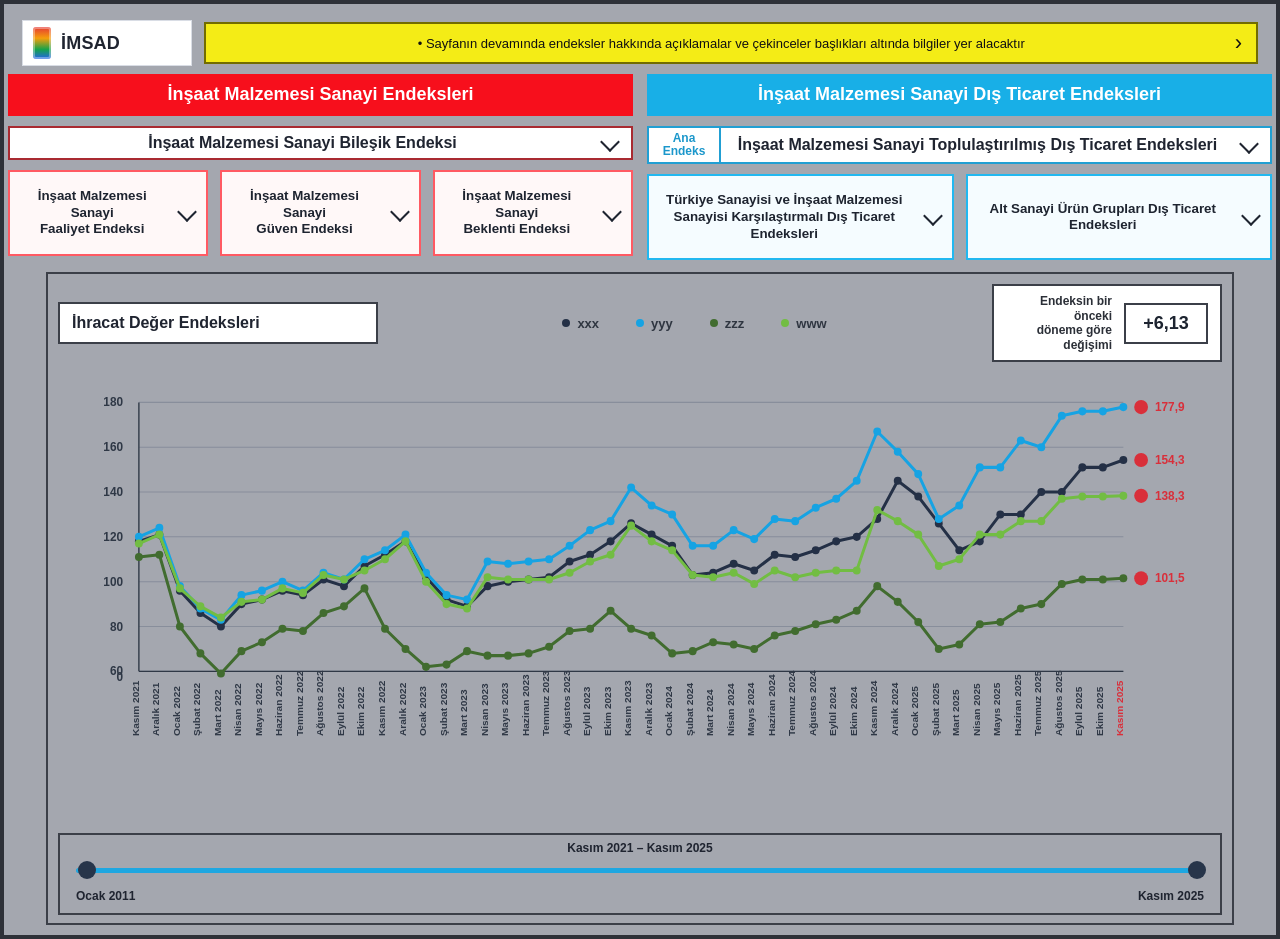
<file: imsad.html>
<!doctype html>
<html lang="tr">
  <head>
    <meta charset="UTF-8" />
    <meta name="viewport" content="width=device-width, initial-scale=1.0" />
    <title>İMSAD Endeks Sayfası Mockup</title>
    <style>
      :root {
        --page-bg: #8f929b;
        --panel-bg: #a4a7af;
        --card: #ffffff;
        --line: #3b3f48;
        --soft-line: #cad3de;
        --text: #1f2430;
        --muted: #545d6d;
        --red: #ff1e2d;
        --red-border: #ff5a63;
        --red-soft: #fff8f8;
        --blue: #17aee7;
        --blue-border: #22b8f0;
        --blue-soft: #f5fcff;
        --yellow: #f4ec16;
      }

      * {
        box-sizing: border-box;
      }

      body {
        margin: 0;
        font-family: Arial, Helvetica, sans-serif;
        color: var(--text);
        background: #1f2024;
      }

      .page {
        max-width: 1320px;
        margin: 0 auto;
        padding: 0;
      }

      .shell {
        background: var(--panel-bg);
        border: 4px solid #2e3138;
        border-radius: 0;
        box-shadow: none;
        padding: 0 0 10px;
        overflow: visible;
      }

      .topbar {
        display: grid;
        grid-template-columns: 170px 1fr;
        gap: 12px;
        align-items: center;
        padding: 16px 18px 8px;
        margin-bottom: 0;
      }

      .brand {
        display: flex;
        align-items: center;
        gap: 10px;
        padding: 6px 10px;
        min-height: 44px;
        background: #fff;
        border: 1px solid #d9dde5;
        border-radius: 0;
      }

      .brand-badge {
        width: 18px;
        height: 32px;
        border-radius: 3px;
        background: linear-gradient(
          180deg,
          #e53935 0%,
          #f59e0b 35%,
          #16a34a 70%,
          #2563eb 100%
        );
        box-shadow: inset 0 0 0 2px rgba(255, 255, 255, 0.35);
      }

      .brand h1 {
        margin: 0;
        font-size: 18px;
        letter-spacing: 0.2px;
        font-weight: 800;
      }

      .info-bar {
        display: flex;
        align-items: center;
        justify-content: space-between;
        gap: 12px;
        min-height: 42px;
        background: var(--yellow);
        border: 2px solid #726c00;
        border-radius: 0;
        padding: 5px 14px;
        font-size: 13px;
        font-weight: 400;
        color: #111;
      }

      .info-bar .info-text {
        overflow: hidden;
        white-space: nowrap;
        text-overflow: ellipsis;
        text-align: center;
        width: 100%;
      }

      .board {
        display: grid;
        grid-template-columns: 1fr 1fr;
        gap: 14px;
        padding: 0 4px;
        margin-bottom: 12px;
        position: relative;
        z-index: 5;
      }

      .panel {
        background: transparent;
        border: 0;
        border-radius: 0;
        overflow: visible;
        box-shadow: none;
        min-width: 0;
      }

      .panel-header {
        padding: 10px 12px;
        color: #fff;
        font-size: 18px;
        line-height: 1.2;
        font-weight: 800;
        letter-spacing: 0;
        border-radius: 0;
        text-align: center;
        min-height: 42px;
      }

      .panel-header.red {
        background: #f70f1c;
      }

      .panel-header.blue {
        background: #18afe7;
      }

      .panel-body {
        padding: 10px 0 0;
        overflow: visible;
      }

      .main-select-row {
        margin-bottom: 10px;
      }

      .split-select-row {
        display: grid;
        grid-template-columns: 72px minmax(0, 1fr);
        gap: 0;
        align-items: stretch;
      }

      .mini-badge {
        border: 2px solid #219fd3;
        border-right: 0;
        background: #ffffff;
        color: #1b97cb;
        font-size: 12px;
        font-weight: 800;
        display: flex;
        align-items: center;
        justify-content: center;
        text-align: center;
        line-height: 1.1;
        min-height: 34px;
        padding: 4px 6px;
      }

      .select-box,
      .menu-title,
      .menu-item,
      .metric-box,
      .graph-title {
        border: 2px solid var(--line);
        border-radius: 0;
        background: #fff;
        box-shadow: none;
      }

      .select-box {
        display: flex;
        align-items: center;
        justify-content: center;
        gap: 12px;
        min-height: 34px;
        padding: 6px 12px;
        font-size: 16px;
        font-weight: 700;
        position: relative;
        text-align: center;
      }

      .select-box span:first-child {
        flex: 1;
        min-width: 0;
      }

      .select-box.red-theme {
        border-color: #a92a31;
      }

      .select-box.blue-theme {
        border-color: #219fd3;
      }

      .chev {
        width: 14px;
        height: 14px;
        border-right: 2px solid currentColor;
        border-bottom: 2px solid currentColor;
        transform: rotate(45deg);
        margin-top: -4px;
        flex: 0 0 auto;
        opacity: 1;
      }

      .left-grid {
        display: grid;
        grid-template-columns: repeat(3, minmax(0, 1fr));
        gap: 12px;
        align-items: start;
      }

      .right-grid {
        display: grid;
        grid-template-columns: minmax(0, 1fr) minmax(0, 1fr);
        gap: 12px;
        align-items: start;
      }

      .dropdown-card {
        position: relative;
        z-index: 2;
        min-width: 0;
      }

      .dropdown-card.open {
        z-index: 50;
      }

      .menu-title {
        padding: 8px 10px;
        min-height: 86px;
        display: flex;
        align-items: center;
        justify-content: space-between;
        gap: 8px;
        font-weight: 700;
        text-align: center;
        cursor: pointer;
        color: #1e2430;
        width: 100%;
      }

      .dropdown-card.red .menu-title {
        background: var(--red-soft);
        border-color: var(--red-border);
      }

      .dropdown-card.blue .menu-title {
        background: var(--blue-soft);
        border-color: var(--blue-border);
      }

      .menu-title span:first-child {
        flex: 1;
        line-height: 1.25;
        word-break: break-word;
      }

      .menu-title .chev,
      .select-box .chev {
        display: inline-block;
        flex: 0 0 14px;
        width: 14px;
        height: 14px;
        min-width: 14px;
        min-height: 14px;
        margin: 0 2px 0 8px;
        position: relative;
        top: -1px;
      }

      .dropdown-menu {
        display: none;
        position: absolute;
        top: calc(100% - 2px);
        left: 0;
        right: 0;
        z-index: 60;
        background: #fff;
        border: 2px solid var(--line);
        border-top: 0;
        border-radius: 0;
        box-shadow: none;
        overflow-x: hidden;
        overflow-y: auto;
        scrollbar-width: thin;
        scrollbar-color: #7f8da3 #eef3f8;
      }

      .dropdown-menu::-webkit-scrollbar {
        width: 10px;
      }

      .dropdown-menu::-webkit-scrollbar-track {
        background: #eef3f8;
      }

      .dropdown-menu::-webkit-scrollbar-thumb {
        background: #7f8da3;
        border: 2px solid #eef3f8;
      }

      .menu-faaliyet .dropdown-menu {
        width: calc(100% + 6px);
        max-height: 338px;
        left: 0;
        right: auto;
      }

      .menu-guven .dropdown-menu {
        width: calc(100% + 4px);
        max-height: 286px;
        left: 0;
        right: auto;
      }

      .menu-beklenti .dropdown-menu {
        width: calc(100% + 8px);
        max-height: 392px;
        left: 0;
        right: auto;
      }

      .menu-karsilastirma .dropdown-menu {
        width: calc(100% + 8px);
        max-height: 176px;
        left: -2px;
        right: auto;
        z-index: 80;
      }

      .menu-alt-sanayi .dropdown-menu {
        width: calc(100% + 18px);
        max-height: 372px;
        left: -2px;
        right: auto;
        z-index: 90;
      }

      .dropdown-card.open .dropdown-menu {
        display: block;
      }

      .dropdown-card.open .chev {
        transform: rotate(-135deg);
        margin: 0 2px 0 8px;
        top: 1px;
      }

      .menu-item {
        border: 0;
        border-bottom: 1px solid #dfe4eb;
        border-radius: 0;
        padding: 12px 14px;
        background: #fff;
        width: 100%;
        min-height: 42px;
        text-align: center;
        font-size: 14px;
        font-weight: 700;
        line-height: 1.2;
        cursor: pointer;
        transition: none;
        display: flex;
        align-items: center;
        justify-content: center;
      }

      .menu-item:hover {
        background: #fff;
      }

      .dropdown-card.red .menu-item.active {
        background: #fff6f6;
        color: #b42318;
      }

      .dropdown-card.blue .menu-item.active {
        background: #f3fbff;
        color: #0369a1;
      }

      .menu-item:last-child {
        border-bottom: 0;
      }

      .sub-table {
        display: none;
        width: 100%;
        margin-top: 8px;
        border: 2px solid #24aee7;
        border-radius: 0;
        overflow: hidden;
        background: #fff;
      }

      .dropdown-card.open + .sub-table {
        display: none;
      }

      .dropdown-card.show-linked-table:not(.open) + .sub-table {
        display: block;
      }

      .menu-karsilastirma.show-linked-table:not(.open) + .sub-table {
        width: 112%;
        margin-left: -6%;
      }

      .menu-alt-sanayi.show-linked-table:not(.open) + .sub-table {
        width: 128%;
        margin-left: -14%;
      }

      .sub-table table {
        width: 100%;
        border-collapse: collapse;
        table-layout: fixed;
      }

      .sub-table th,
      .sub-table td {
        border: 1px solid #24aee7;
        padding: 8px 6px;
        text-align: center;
        font-size: 13px;
        font-weight: 700;
        background: #fff;
        word-break: break-word;
      }

      .sub-table th {
        background: #fbfeff;
        font-size: 14px;
      }

      .chart-card {
        background: transparent;
        border: 2px solid var(--line);
        border-radius: 0;
        box-shadow: none;
        padding: 10px 10px 8px;
        margin: 0 42px 0;
      }

      .chart-top {
        display: grid;
        grid-template-columns: 320px 1fr 230px;
        gap: 14px;
        align-items: center;
        margin-bottom: 6px;
      }

      .graph-title {
        min-height: 42px;
        display: flex;
        align-items: center;
        padding: 0 12px;
        font-size: 16px;
        font-weight: 800;
        border-color: var(--line);
      }

      .metric-box {
        min-height: 54px;
        padding: 8px 12px;
        display: flex;
        align-items: center;
        justify-content: space-between;
        gap: 12px;
        border-color: var(--line);
      }

      .metric-box small {
        display: block;
        color: #2b2f37;
        font-size: 12px;
        line-height: 1.2;
        font-weight: 700;
        text-align: right;
      }

      .metric-value {
        font-size: 18px;
        font-weight: 800;
        border: 2px solid var(--line);
        border-radius: 0;
        min-width: 84px;
        text-align: center;
        padding: 8px 10px;
        background: #fff;
        color: #1d2430;
      }

      .legend {
        display: flex;
        align-items: center;
        justify-content: center;
        gap: 18px;
        padding-top: 0;
        font-size: 13px;
        color: #2f3641;
        font-weight: 700;
      }

      .legend-item {
        display: inline-flex;
        align-items: center;
        gap: 8px;
      }

      .legend-line {
        width: 26px;
        height: 2px;
        border-radius: 999px;
        position: relative;
      }

      .legend-line::after {
        content: "";
        position: absolute;
        width: 8px;
        height: 8px;
        border-radius: 50%;
        right: -1px;
        top: -3px;
        background: currentColor;
      }

      .legend-dark {
        color: #243046;
      }
      .legend-sky {
        color: #16a3e3;
      }
      .legend-green {
        color: #416c2f;
      }
      .legend-lime {
        color: #72bd43;
      }

      .chart-area {
        border: 0;
        border-radius: 0;
        padding: 0;
        background: transparent;
        overflow: hidden;
      }

      .chart-svg {
        width: 100%;
        height: 455px;
        display: block;
        overflow: visible;
      }

      .range-wrap {
        margin-top: 10px;
        border: 2px solid var(--line);
        border-radius: 0;
        padding: 6px 16px 10px;
        background: transparent;
      }

      .range-title {
        text-align: center;
        font-size: 12px;
        font-weight: 700;
        color: #1f2430;
        margin-bottom: 4px;
      }

      .dual-range {
        position: relative;
        height: 26px;
        margin-bottom: 4px;
      }

      .range-track,
      .range-fill {
        position: absolute;
        left: 0;
        right: 0;
        top: 9px;
        height: 5px;
        border-radius: 999px;
      }

      .range-track {
        background: #d5dde8;
        border: 1px solid #79889b;
      }

      .range-fill {
        background: #1ea7e1;
        left: var(--range-start, 0%);
        right: calc(100% - var(--range-end, 100%));
      }

      .dual-range input[type="range"] {
        position: absolute;
        left: 0;
        top: 0;
        width: 100%;
        pointer-events: none;
        background: none;
        appearance: none;
        -webkit-appearance: none;
      }

      .dual-range input[type="range"]::-webkit-slider-thumb {
        pointer-events: auto;
        -webkit-appearance: none;
        width: 18px;
        height: 18px;
        border: 0;
        background: #27354a;
        border-radius: 50%;
        box-shadow: none;
        cursor: pointer;
      }

      .dual-range input[type="range"]::-moz-range-thumb {
        pointer-events: auto;
        width: 18px;
        height: 18px;
        border: 0;
        background: #27354a;
        border-radius: 50%;
        box-shadow: none;
        cursor: pointer;
      }

      .dual-range input[type="range"]::-webkit-slider-runnable-track,
      .dual-range input[type="range"]::-moz-range-track {
        background: transparent;
        height: 5px;
      }

      .range-labels {
        display: flex;
        justify-content: space-between;
        font-size: 12px;
        color: #1f2430;
        font-weight: 700;
      }

      @media (max-width: 1200px) {
        .board {
          grid-template-columns: 1fr;
        }

        .left-grid,
        .right-grid {
          grid-template-columns: 1fr;
        }

        .chart-top {
          grid-template-columns: 1fr;
        }

        .chart-card {
          margin: 0 10px;
        }
      }

      @media (max-width: 768px) {
        .topbar {
          grid-template-columns: 1fr;
          padding: 12px 10px 8px;
        }

        .page {
          padding: 0;
        }

        .shell {
          border-width: 2px;
        }

        .chart-svg {
          height: 340px;
        }
      }
    </style>
  </head>
  <body>
    <div class="page">
      <div class="shell">
        <div class="topbar">
          <div class="brand">
            <div class="brand-badge" aria-hidden="true"></div>
            <h1>İMSAD</h1>
          </div>
          <div class="info-bar">
            <div class="info-text">
              • Sayfanın devamında endeksler hakkında açıklamalar ve çekinceler
              başlıkları altında bilgiler yer alacaktır
            </div>
            <div style="font-size: 22px; line-height: 1">›</div>
          </div>
        </div>

        <div class="board">
          <section class="panel">
            <div class="panel-header red">
              İnşaat Malzemesi Sanayi Endeksleri
            </div>
            <div class="panel-body">
              <div class="main-select-row">
                <div class="select-box red-theme">
                  <span>İnşaat Malzemesi Sanayi Bileşik Endeksi</span>
                  <span class="chev"></span>
                </div>
              </div>

              <div class="left-grid">
                <div
                  class="dropdown-card red menu-faaliyet"
                  data-group="left-filters"
                >
                  <button class="menu-title" type="button">
                    <span>İnşaat Malzemesi Sanayi<br />Faaliyet Endeksi</span>
                    <span class="chev"></span>
                  </button>
                  <div class="dropdown-menu">
                    <button class="menu-item active" type="button">
                      Yurt İçi Satış Endeksi
                    </button>
                    <button class="menu-item" type="button">
                      Üretim Endeksi
                    </button>
                    <button class="menu-item" type="button">
                      İhracat Endeksi
                    </button>
                    <button class="menu-item" type="button">
                      Ciro Endeksi
                    </button>
                    <button class="menu-item" type="button">
                      Tahsilat Hızı Endeksi
                    </button>
                    <button class="menu-item" type="button">
                      Yurt Dışı Satış Fiyatları Endeksi
                    </button>
                  </div>
                </div>

                <div
                  class="dropdown-card red menu-guven"
                  data-group="left-filters"
                >
                  <button class="menu-title" type="button">
                    <span>İnşaat Malzemesi Sanayi<br />Güven Endeksi</span>
                    <span class="chev"></span>
                  </button>
                  <div class="dropdown-menu">
                    <button class="menu-item" type="button">
                      Türkiye Ekonomisi Genel Gidişat Endeksi
                    </button>
                    <button class="menu-item" type="button">
                      İnşaat Sektörü Genel Gidişat Endeksi
                    </button>
                    <button class="menu-item" type="button">
                      İnşaat Malzemeleri Sanayi Genel Gidişat Endeksi
                    </button>
                    <button class="menu-item" type="button">
                      Yurt İçi Pazarlar Genel Gidişat Endeksi
                    </button>
                    <button class="menu-item" type="button">
                      İhracat Pazarları Genel Gidişat Endeksi
                    </button>
                  </div>
                </div>

                <div
                  class="dropdown-card red menu-beklenti"
                  data-group="left-filters"
                >
                  <button class="menu-title" type="button">
                    <span>İnşaat Malzemesi Sanayi<br />Beklenti Endeksi</span>
                    <span class="chev"></span>
                  </button>
                  <div class="dropdown-menu">
                    <button class="menu-item" type="button">
                      Türkiye Ekonomisine İlişkin 3 Aylık Beklenti Endeksi
                    </button>
                    <button class="menu-item" type="button">
                      İnşaat Malzemesi Sanayine İlişkin 3 Aylık Beklenti Endeksi
                    </button>
                    <button class="menu-item" type="button">
                      Önümüzdeki 3 Aya İlişkin Alınan Yurt İçi Siparişler
                      Endeksi
                    </button>
                    <button class="menu-item" type="button">
                      Önümüzdeki 3 Aya İlişkin Alınan İhracat Siparişleri
                      Endeksi
                    </button>
                    <button class="menu-item" type="button">
                      Önümüzdeki 3 Aya İlişkin Üretim Beklentisi Endeksi
                    </button>
                    <button class="menu-item" type="button">
                      Önümüzdeki 3 Aya İlişkin Yatırım Beklentisi Endeksi
                    </button>
                    <button class="menu-item" type="button">
                      Önümüzdeki 3 Aya İlişkin İstihdam Beklentisi Endeksi
                    </button>
                  </div>
                </div>
              </div>
            </div>
          </section>

          <section class="panel">
            <div class="panel-header blue">
              İnşaat Malzemesi Sanayi Dış Ticaret Endeksleri
            </div>
            <div class="panel-body">
              <div class="main-select-row split-select-row">
                <div class="mini-badge">Ana<br />Endeks</div>
                <div class="select-box blue-theme">
                  <span
                    >İnşaat Malzemesi Sanayi Toplulaştırılmış Dış Ticaret
                    Endeksleri</span
                  >
                  <span class="chev"></span>
                </div>
              </div>

              <div class="right-grid">
                <div>
                  <div
                    class="dropdown-card blue menu-karsilastirma"
                    data-group="right-filters"
                  >
                    <button class="menu-title" type="button">
                      <span
                        >Türkiye Sanayisi ve İnşaat Malzemesi Sanayisi
                        Karşılaştırmalı Dış Ticaret Endeksleri</span
                      >
                      <span class="chev"></span>
                    </button>
                    <div class="dropdown-menu">
                      <button class="menu-item" type="button">
                        Miktar Endeksleri
                      </button>
                      <button class="menu-item" type="button">
                        Değer Endeksleri
                      </button>
                      <button class="menu-item" type="button">
                        Birim Değer Endeksleri
                      </button>
                    </div>
                  </div>

                  <div class="sub-table">
                    <table>
                      <thead>
                        <tr>
                          <th>Miktar Endeksleri</th>
                          <th>Değer Endeksleri</th>
                          <th>Birim Değer Endeksleri</th>
                        </tr>
                      </thead>
                      <tbody>
                        <tr>
                          <td>İhracat</td>
                          <td>İhracat</td>
                          <td>İhracat</td>
                        </tr>
                      </tbody>
                    </table>
                  </div>
                </div>

                <div>
                  <div
                    class="dropdown-card blue menu-alt-sanayi"
                    data-group="right-filters"
                  >
                    <button class="menu-title" type="button">
                      <span
                        >Alt Sanayi Ürün Grupları Dış Ticaret Endeksleri</span
                      >
                      <span class="chev"></span>
                    </button>
                    <div class="dropdown-menu">
                      <button class="menu-item active" type="button">
                        Demir Çelik Ürünleri
                      </button>
                      <button class="menu-item" type="button">
                        Mineral, Taş ve Toprak Ürünleri
                      </button>
                      <button class="menu-item" type="button">
                        Elektrik Malzemesi ve Teçhizatları
                      </button>
                      <button class="menu-item" type="button">
                        Metal Bazlı Ürünler
                      </button>
                      <button class="menu-item" type="button">
                        Kimyasal Bazlı Ürünler
                      </button>
                      <button class="menu-item" type="button">
                        Ağaç ve Ahşap Ürünleri
                      </button>
                      <button class="menu-item" type="button">
                        Yalıtım Ürünleri
                      </button>
                      <button class="menu-item" type="button">
                        Prefabrik Yapılar
                      </button>
                    </div>
                  </div>

                  <div class="sub-table">
                    <table>
                      <thead>
                        <tr>
                          <th>Miktar Endeksleri</th>
                          <th>Değer Endeksleri</th>
                          <th>Birim Değer Endeksleri</th>
                        </tr>
                      </thead>
                      <tbody>
                        <tr>
                          <td>Demir Çelik Ürünleri</td>
                          <td>xxx</td>
                          <td>xxx</td>
                        </tr>
                        <tr>
                          <td>Mineral, Taş ve Toprak Ürünleri</td>
                          <td>xxx</td>
                          <td>xxx</td>
                        </tr>
                        <tr>
                          <td>Elektrik Malzemesi ve Teçhizatları</td>
                          <td>xxx</td>
                          <td>xxx</td>
                        </tr>
                        <tr>
                          <td>Metal Bazlı Ürünler</td>
                          <td>xxx</td>
                          <td>xxx</td>
                        </tr>
                        <tr>
                          <td>Kimyasal Bazlı Ürünler</td>
                          <td>xxx</td>
                          <td>xxx</td>
                        </tr>
                        <tr>
                          <td>Ağaç ve Ahşap Ürünleri</td>
                          <td>xxx</td>
                          <td>xxx</td>
                        </tr>
                        <tr>
                          <td>Yalıtım Ürünleri</td>
                          <td>xxx</td>
                          <td>xxx</td>
                        </tr>
                        <tr>
                          <td>Prefabrik Yapılar</td>
                          <td>xxx</td>
                          <td>xxx</td>
                        </tr>
                      </tbody>
                    </table>
                  </div>
                </div>
              </div>
            </div>
          </section>
        </div>

        <section class="chart-card">
          <div class="chart-top">
            <div class="graph-title">İhracat Değer Endeksleri</div>
            <div class="legend">
              <span class="legend-item"
                ><span class="legend-line legend-dark"></span>xxx</span
              >
              <span class="legend-item"
                ><span class="legend-line legend-sky"></span>yyy</span
              >
              <span class="legend-item"
                ><span class="legend-line legend-green"></span>zzz</span
              >
              <span class="legend-item"
                ><span class="legend-line legend-lime"></span>www</span
              >
            </div>
            <div class="metric-box">
              <small>Endeksin bir önceki<br />döneme göre değişimi</small>
              <div class="metric-value">+6,13</div>
            </div>
          </div>

          <div class="chart-area">
            <svg
              class="chart-svg"
              id="chartSvg"
              viewBox="0 0 1180 450"
              preserveAspectRatio="none"
              aria-label="Endeks grafiği"
            ></svg>
          </div>

          <div class="range-wrap" id="rangeWrap">
            <div class="range-title" id="rangeTitle">
              2021 Kasım – 2025 Kasım
            </div>
            <div class="dual-range">
              <div class="range-track"></div>
              <div class="range-fill" id="rangeFill"></div>
              <input type="range" id="startRange" min="0" max="48" value="0" />
              <input type="range" id="endRange" min="0" max="48" value="48" />
            </div>
            <div class="range-labels">
              <span id="startLabel">Ocak 2011</span>
              <span id="endLabel">Kasım 2025</span>
            </div>
          </div>
        </section>
      </div>
    </div>

    <script>
      const monthLabels = [
        "Kasım 2021",
        "Aralık 2021",
        "Ocak 2022",
        "Şubat 2022",
        "Mart 2022",
        "Nisan 2022",
        "Mayıs 2022",
        "Haziran 2022",
        "Temmuz 2022",
        "Ağustos 2022",
        "Eylül 2022",
        "Ekim 2022",
        "Kasım 2022",
        "Aralık 2022",
        "Ocak 2023",
        "Şubat 2023",
        "Mart 2023",
        "Nisan 2023",
        "Mayıs 2023",
        "Haziran 2023",
        "Temmuz 2023",
        "Ağustos 2023",
        "Eylül 2023",
        "Ekim 2023",
        "Kasım 2023",
        "Aralık 2023",
        "Ocak 2024",
        "Şubat 2024",
        "Mart 2024",
        "Nisan 2024",
        "Mayıs 2024",
        "Haziran 2024",
        "Temmuz 2024",
        "Ağustos 2024",
        "Eylül 2024",
        "Ekim 2024",
        "Kasım 2024",
        "Aralık 2024",
        "Ocak 2025",
        "Şubat 2025",
        "Mart 2025",
        "Nisan 2025",
        "Mayıs 2025",
        "Haziran 2025",
        "Temmuz 2025",
        "Ağustos 2025",
        "Eylül 2025",
        "Ekim 2025",
        "Kasım 2025",
      ];

      const series = {
        xxx: [
          118, 121, 96, 86, 80, 90, 92, 96, 94, 101, 98, 107, 112, 118, 102, 92,
          89, 98, 100, 101, 102, 109, 112, 118, 126, 121, 116, 103, 104, 108,
          105, 112, 111, 114, 118, 120, 128, 145, 138, 126, 114, 118, 130, 130,
          140, 140, 151, 151, 154.3,
        ],
        yyy: [
          120, 124, 98, 88, 83, 94, 96, 100, 96, 104, 101, 110, 114, 121, 104,
          94, 92, 109, 108, 109, 110, 116, 123, 127, 142, 134, 130, 116, 116,
          123, 119, 128, 127, 133, 137, 145, 167, 158, 148, 128, 134, 151, 151,
          163, 160, 174, 176, 176, 177.9,
        ],
        zzz: [
          111, 112, 80, 68, 59, 69, 73, 79, 78, 86, 89, 97, 79, 70, 62, 63, 69,
          67, 67, 68, 71, 78, 79, 87, 79, 76, 68, 69, 73, 72, 70, 76, 78, 81,
          83, 87, 98, 91, 82, 70, 72, 81, 82, 88, 90, 99, 101, 101, 101.5,
        ],
        www: [
          117, 121, 97, 89, 84, 91, 92, 97, 95, 103, 101, 105, 110, 118, 100,
          90, 88, 102, 101, 101, 101, 104, 109, 112, 125, 118, 114, 103, 102,
          104, 99, 105, 102, 104, 105, 105, 132, 127, 121, 107, 110, 121, 121,
          127, 127, 137, 138, 138, 138.3,
        ],
      };

      const colors = {
        xxx: "#243046",
        yyy: "#16a3e3",
        zzz: "#416c2f",
        www: "#72bd43",
      };

      const valueOrder = ["yyy", "xxx", "www", "zzz"];
      const chartSvg = document.getElementById("chartSvg");
      const startRange = document.getElementById("startRange");
      const endRange = document.getElementById("endRange");
      const rangeFill = document.getElementById("rangeFill");
      const rangeTitle = document.getElementById("rangeTitle");
      const startLabel = document.getElementById("startLabel");
      const endLabel = document.getElementById("endLabel");
      const ns = "http://www.w3.org/2000/svg";

      startRange.max = monthLabels.length - 1;
      endRange.max = monthLabels.length - 1;
      startRange.value = 0;
      endRange.value = monthLabels.length - 1;

      function clampRanges() {
        const minGap = 6;
        let start = Number(startRange.value);
        let end = Number(endRange.value);

        if (end - start < minGap) {
          if (document.activeElement === startRange) {
            start = Math.max(0, end - minGap);
            startRange.value = start;
          } else {
            end = Math.min(monthLabels.length - 1, start + minGap);
            endRange.value = end;
          }
        }
      }

      function svgNode(name, attrs = {}, text = "") {
        const el = document.createElementNS(ns, name);
        Object.entries(attrs).forEach(([key, value]) =>
          el.setAttribute(key, value),
        );
        if (text) el.textContent = text;
        return el;
      }

      function getY(value, minY, maxY, plotTop, plotHeight) {
        return (
          plotTop + plotHeight - ((value - minY) / (maxY - minY)) * plotHeight
        );
      }

      function getPath(
        values,
        plotLeft,
        plotTop,
        plotWidth,
        plotHeight,
        minY,
        maxY,
      ) {
        const stepX = values.length > 1 ? plotWidth / (values.length - 1) : 0;
        return values
          .map((v, i) => {
            const x = plotLeft + i * stepX;
            const y = getY(v, minY, maxY, plotTop, plotHeight);
            return `${i === 0 ? "M" : "L"} ${x.toFixed(2)} ${y.toFixed(2)}`;
          })
          .join(" ");
      }

      function renderChart() {
        clampRanges();

        const start = Number(startRange.value);
        const end = Number(endRange.value);
        const labels = monthLabels.slice(start, end + 1);
        const W = 1180;
        const H = 450;
        const plotLeft = 82;
        const plotRight = 1080;
        const plotTop = 34;
        const plotBottom = 300;
        const plotWidth = plotRight - plotLeft;
        const plotHeight = plotBottom - plotTop;
        const minY = 60;
        const maxY = 180;
        const yTicks = [60, 80, 100, 120, 140, 160, 180];
        const stepX = labels.length > 1 ? plotWidth / (labels.length - 1) : 0;

        chartSvg.innerHTML = "";

        yTicks.forEach((tick) => {
          const y = getY(tick, minY, maxY, plotTop, plotHeight);
          chartSvg.appendChild(
            svgNode("line", {
              x1: plotLeft,
              y1: y,
              x2: plotRight,
              y2: y,
              stroke: "rgba(62, 78, 104, 0.28)",
              "stroke-width": "1",
            }),
          );

          const label = svgNode(
            "text",
            {
              x: plotLeft - 16,
              y: y + 4,
              fill: "#2f3846",
              "font-size": "12",
              "font-weight": "700",
              "text-anchor": "end",
            },
            String(tick),
          );
          chartSvg.appendChild(label);
        });

        chartSvg.appendChild(
          svgNode(
            "text",
            {
              x: plotLeft - 16,
              y: plotBottom + 10,
              fill: "#2f3846",
              "font-size": "12",
              "font-weight": "700",
              "text-anchor": "end",
            },
            "0",
          ),
        );

        chartSvg.appendChild(
          svgNode("line", {
            x1: plotLeft,
            y1: plotBottom,
            x2: plotRight,
            y2: plotBottom,
            stroke: "#2f3846",
            "stroke-width": "1.4",
          }),
        );

        chartSvg.appendChild(
          svgNode("line", {
            x1: plotLeft,
            y1: plotTop,
            x2: plotLeft,
            y2: plotBottom,
            stroke: "#2f3846",
            "stroke-width": "1.4",
          }),
        );

        Object.entries(series).forEach(([key, values]) => {
          const current = values.slice(start, end + 1);
          const path = svgNode("path", {
            d: getPath(
              current,
              plotLeft,
              plotTop,
              plotWidth,
              plotHeight,
              minY,
              maxY,
            ),
            fill: "none",
            stroke: colors[key],
            "stroke-width": "3",
            "stroke-linecap": "round",
            "stroke-linejoin": "round",
          });
          chartSvg.appendChild(path);

          current.forEach((value, idx) => {
            const x = plotLeft + idx * stepX;
            const y = getY(value, minY, maxY, plotTop, plotHeight);
            chartSvg.appendChild(
              svgNode("circle", {
                cx: x,
                cy: y,
                r: 4,
                fill: colors[key],
              }),
            );
          });
        });

        labels.forEach((label, idx) => {
          const x = plotLeft + idx * stepX;
          const y = plotBottom + 64;
          const isLast = idx === labels.length - 1;
          const txt = svgNode(
            "text",
            {
              x,
              y,
              fill: isLast ? "#d92f3a" : "#2f3846",
              "font-size": "10",
              "font-weight": isLast ? "800" : "700",
              "text-anchor": "start",
              transform: `rotate(-90 ${x} ${y})`,
            },
            label,
          );
          chartSvg.appendChild(txt);
        });

        valueOrder.forEach((key) => {
          const current = series[key].slice(start, end + 1);
          const last = current[current.length - 1];
          const y = getY(last, minY, maxY, plotTop, plotHeight);
          const dotX = plotRight + 18;
          chartSvg.appendChild(
            svgNode("circle", {
              cx: dotX,
              cy: y,
              r: 7,
              fill: "#d92f3a",
            }),
          );
          chartSvg.appendChild(
            svgNode(
              "text",
              {
                x: dotX + 14,
                y: y + 4,
                fill: "#d92f3a",
                "font-size": "12",
                "font-weight": "800",
                "text-anchor": "start",
              },
              last.toString().replace(".", ","),
            ),
          );
        });

        const rangeStartPct = (start / Number(startRange.max)) * 100;
        const rangeEndPct = (end / Number(endRange.max)) * 100;
        rangeFill.style.left = `${rangeStartPct}%`;
        rangeFill.style.right = `${100 - rangeEndPct}%`;
        rangeTitle.textContent = `${monthLabels[start]} – ${monthLabels[end]}`;
        startLabel.textContent = "Ocak 2011";
        endLabel.textContent = monthLabels[end];
      }

      document
        .querySelectorAll(".dropdown-card .menu-title")
        .forEach((button) => {
          button.addEventListener("click", () => {
            const card = button.closest(".dropdown-card");
            const isOpen = card.classList.contains("open");
            const group = card.dataset.group;
            document
              .querySelectorAll(`.dropdown-card[data-group="${group}"]`)
              .forEach((item) => item.classList.remove("open"));
            if (!isOpen) card.classList.add("open");
          });
        });

      document.querySelectorAll(".dropdown-menu .menu-item").forEach((item) => {
        item.addEventListener("click", (e) => {
          const menu = item.closest(".dropdown-menu");
          const card = item.closest(".dropdown-card");
          const group = card.dataset.group;

          menu
            .querySelectorAll(".menu-item")
            .forEach((btn) => btn.classList.remove("active"));
          item.classList.add("active");

          document
            .querySelectorAll(`.dropdown-card[data-group="${group}"]`)
            .forEach((otherCard) => {
              otherCard.classList.remove("show-linked-table");
            });

          card.classList.add("show-linked-table");
          card.classList.remove("open");
          e.stopPropagation();
        });
      });

      document.addEventListener("click", (e) => {
        if (!e.target.closest(".dropdown-card")) {
          document
            .querySelectorAll(".dropdown-card")
            .forEach((card) => card.classList.remove("open"));
        }
      });

      startRange.addEventListener("input", renderChart);
      endRange.addEventListener("input", renderChart);

      renderChart();
    </script>
  </body>
</html>
</file>
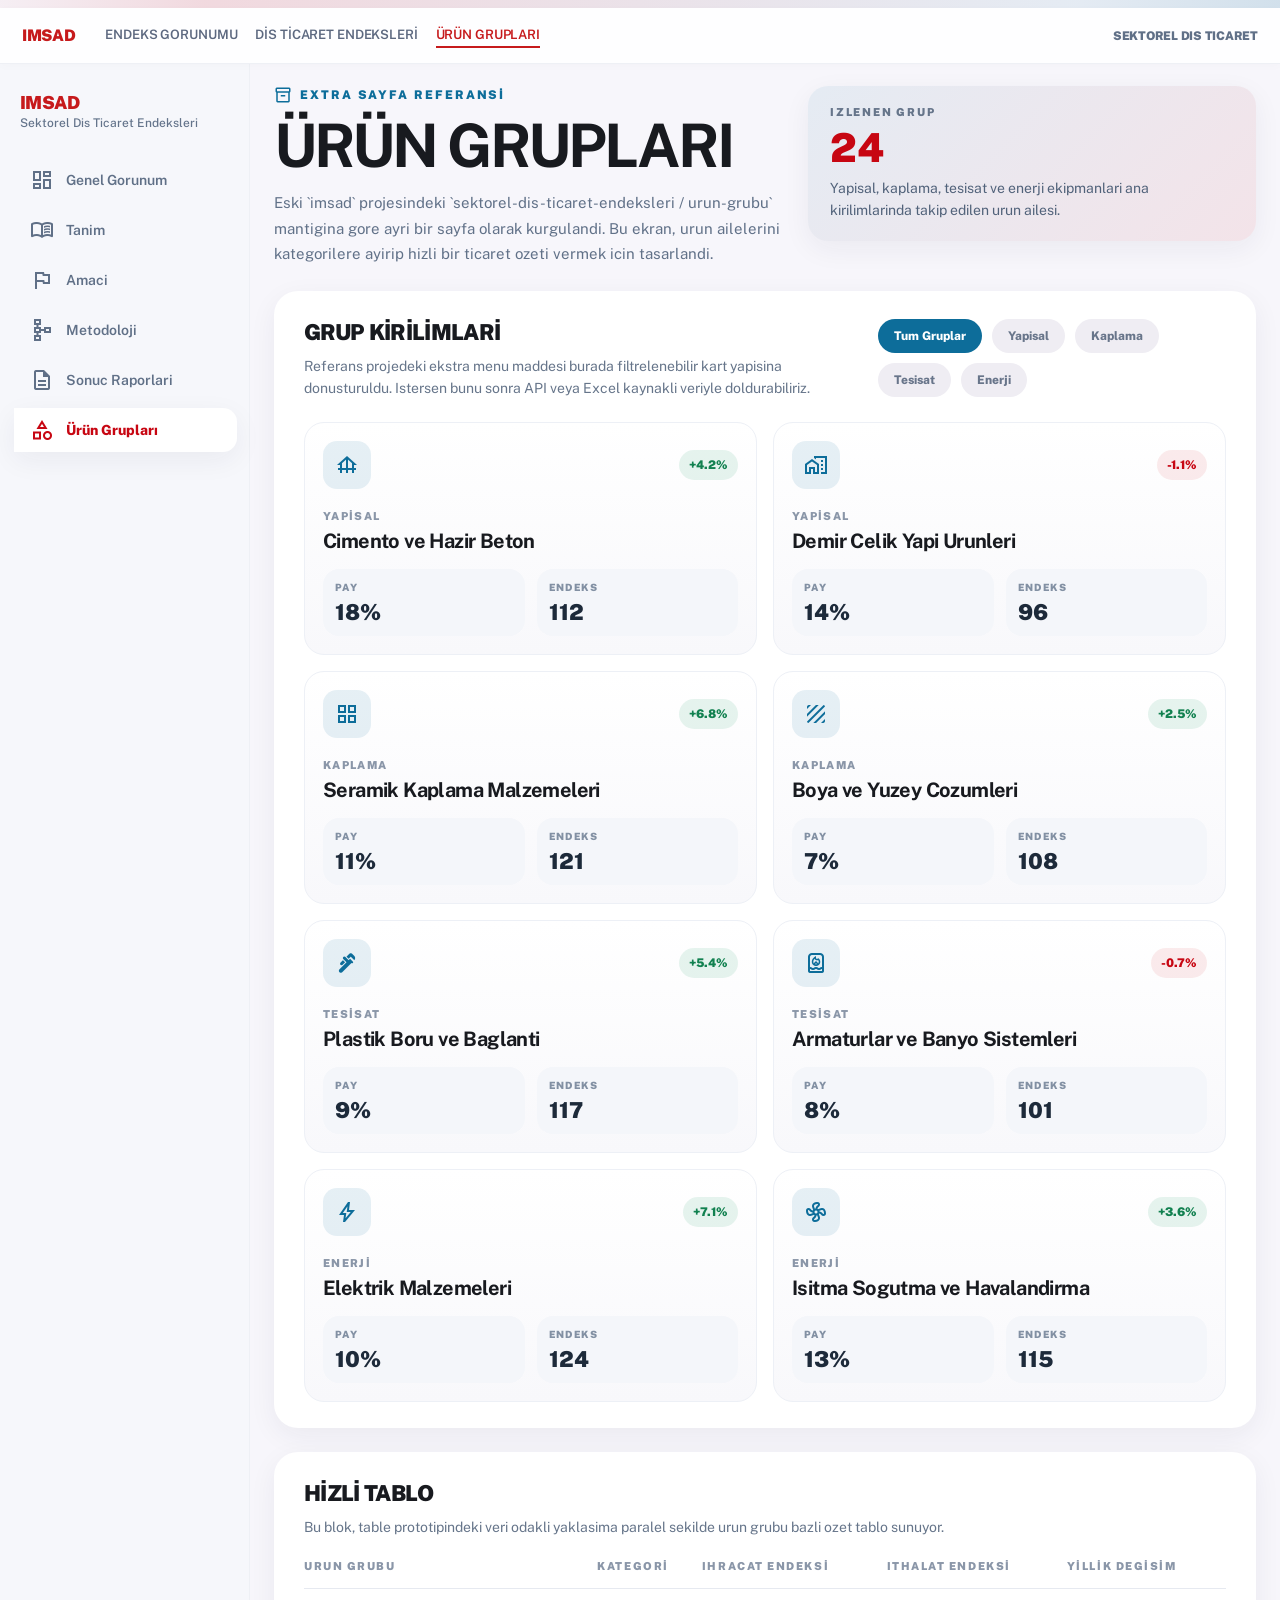
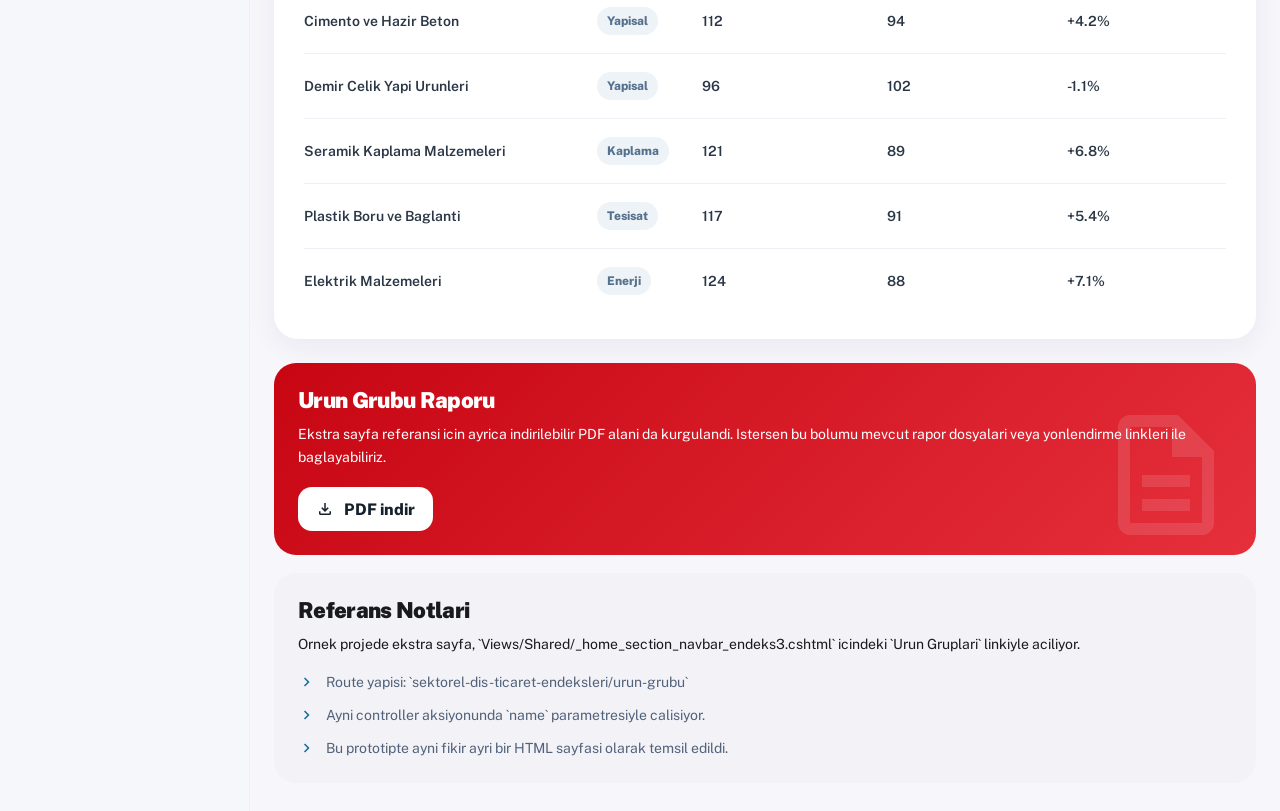
<file: urun-gruplari.html>
<!DOCTYPE html>
<html lang="tr">
<head>
  <meta charset="UTF-8" />
  <meta name="viewport" content="width=device-width, initial-scale=1.0" />
  <title>IMSAD Urun Gruplari</title>
  <link rel="preconnect" href="https://fonts.googleapis.com">
  <link rel="preconnect" href="https://fonts.gstatic.com" crossorigin>
  <link href="https://fonts.googleapis.com/css2?family=Public+Sans:wght@400;500;600;700;800;900&display=swap" rel="stylesheet">
  <link href="https://fonts.googleapis.com/css2?family=Material+Symbols+Outlined:opsz,wght,FILL,GRAD@24,400,0,0" rel="stylesheet">
  <style>
    :root {
      --bg: #f7f6fb;
      --surface: #ffffff;
      --surface-2: #f3f2f7;
      --text: #181a1f;
      --muted: #68758a;
      --line: #e6e9f0;
      --primary: #c70612;
      --secondary: #0d6d9a;
      --secondary-dark: #0a5c82;
      --shadow: 0 8px 28px rgba(29, 42, 67, 0.06);
      --radius: 24px;
    }

    * { box-sizing: border-box; }
    body {
      margin: 0;
      font-family: 'Public Sans', Arial, sans-serif;
      background: var(--bg);
      color: var(--text);
    }

    .material-symbols-outlined {
      font-variation-settings: 'FILL' 0, 'wght' 400, 'GRAD' 0, 'opsz' 24;
      line-height: 1;
    }

    .top-strip {
      height: 8px;
      background: linear-gradient(90deg, rgba(199,6,18,0.03) 0%, rgba(199,6,18,0.12) 16%, rgba(13,109,154,0.08) 84%, rgba(13,109,154,0.16) 100%);
    }

    .top-nav {
      position: sticky;
      top: 0;
      z-index: 40;
      height: 56px;
      background: rgba(255,255,255,0.84);
      backdrop-filter: blur(12px);
      border-bottom: 1px solid #eef0f5;
      display: flex;
      align-items: center;
      justify-content: space-between;
      padding: 0 22px;
      box-shadow: 0 2px 10px rgba(22, 27, 35, 0.02);
    }

    .brand-inline {
      display: flex;
      align-items: center;
      gap: 30px;
    }

    .brand-mini {
      font-weight: 900;
      font-size: 16px;
      color: #c61a1c;
      letter-spacing: -0.02em;
    }

    .nav-tabs {
      display: flex;
      align-items: center;
      gap: 18px;
    }

    .nav-tab {
      font-size: 13px;
      text-transform: uppercase;
      text-decoration: none;
      color: #5d6980;
      padding: 4px 0;
      border-bottom: 2px solid transparent;
      font-weight: 600;
      letter-spacing: -0.01em;
    }

    .nav-tab.active,
    .nav-tab:hover {
      color: #c61a1c;
      border-bottom-color: #c61a1c;
    }

    .app {
      display: grid;
      grid-template-columns: 250px 1fr;
      min-height: calc(100vh - 56px);
    }

    .sidebar {
      background: #f6f7fb;
      padding: 28px 0 24px 14px;
      border-right: 1px solid #eef0f5;
    }

    .sidebar-head {
      margin-bottom: 28px;
      padding: 0 14px 0 6px;
    }

    .sidebar-head h2 {
      margin: 0;
      font-size: 18px;
      color: #c61a1c;
      font-weight: 900;
      letter-spacing: -0.03em;
      text-transform: uppercase;
    }

    .sidebar-head p {
      margin: 3px 0 0;
      font-size: 12px;
      color: #64748b;
      font-weight: 500;
    }

    .side-nav {
      display: flex;
      flex-direction: column;
      gap: 6px;
      padding-right: 12px;
    }

    .side-link {
      display: flex;
      align-items: center;
      gap: 12px;
      min-height: 44px;
      padding: 0 16px;
      border-radius: 0 14px 14px 0;
      color: #607087;
      text-decoration: none;
      font-size: 14px;
      font-weight: 600;
    }

    .side-link.active {
      background: var(--surface);
      color: var(--primary);
      font-weight: 800;
      box-shadow: var(--shadow);
    }

    .side-link:hover:not(.active) {
      background: #eef2f7;
    }

    .main {
      padding: 22px 24px 28px;
    }

    .hero {
      display: flex;
      align-items: flex-start;
      justify-content: space-between;
      gap: 22px;
      margin-bottom: 24px;
    }

    .eyebrow {
      display: inline-flex;
      align-items: center;
      gap: 8px;
      margin-bottom: 14px;
      font-size: 12px;
      font-weight: 900;
      letter-spacing: 0.16em;
      text-transform: uppercase;
      color: var(--secondary);
    }

    .hero h1 {
      margin: 0;
      font-size: clamp(34px, 4.8vw, 60px);
      line-height: 0.94;
      letter-spacing: -0.05em;
      text-transform: uppercase;
    }

    .hero p {
      margin: 16px 0 0;
      max-width: 700px;
      color: #617188;
      line-height: 1.7;
      font-size: 15px;
    }

    .hero-panel {
      min-width: 310px;
      background: linear-gradient(135deg, rgba(13,109,154,0.08), rgba(199,6,18,0.08));
      border-radius: 20px;
      padding: 20px 22px;
      box-shadow: var(--shadow);
    }

    .hero-panel .label {
      font-size: 11px;
      font-weight: 900;
      letter-spacing: 0.16em;
      text-transform: uppercase;
      color: #66758a;
      margin-bottom: 10px;
    }

    .hero-panel .value {
      font-size: 40px;
      line-height: 1;
      font-weight: 900;
      color: var(--primary);
      margin-bottom: 10px;
    }

    .hero-panel .copy {
      color: #51627a;
      line-height: 1.55;
      font-size: 14px;
    }

    .surface-card {
      background: var(--surface);
      border-radius: var(--radius);
      box-shadow: var(--shadow);
      padding: 28px 30px 26px;
      margin-bottom: 24px;
    }

    .section-head {
      display: flex;
      align-items: flex-start;
      justify-content: space-between;
      gap: 20px;
      margin-bottom: 22px;
    }

    .section-head h2 {
      margin: 0;
      font-size: 22px;
      font-weight: 900;
      letter-spacing: -0.03em;
      text-transform: uppercase;
    }

    .section-head p {
      margin: 10px 0 0;
      color: #66758a;
      line-height: 1.6;
      font-size: 14px;
      max-width: 700px;
    }

    .chip-row {
      display: flex;
      flex-wrap: wrap;
      gap: 10px;
    }

    .chip {
      border: 0;
      border-radius: 999px;
      padding: 10px 16px;
      font: inherit;
      font-size: 12px;
      font-weight: 800;
      background: #efedf3;
      color: #68758a;
      cursor: pointer;
    }

    .chip.active {
      background: var(--secondary);
      color: white;
    }

    .group-grid {
      display: grid;
      grid-template-columns: repeat(4, minmax(0, 1fr));
      gap: 16px;
    }

    .group-card {
      background: linear-gradient(180deg, #ffffff 0%, #f8f8fb 100%);
      border: 1px solid #edf0f6;
      border-radius: 20px;
      padding: 18px;
      min-height: 210px;
      display: flex;
      flex-direction: column;
      gap: 16px;
    }

    .group-card.hidden {
      display: none;
    }

    .group-top {
      display: flex;
      align-items: center;
      justify-content: space-between;
      gap: 12px;
    }

    .icon-badge {
      width: 48px;
      height: 48px;
      border-radius: 14px;
      display: grid;
      place-items: center;
      background: rgba(13,109,154,0.1);
      color: var(--secondary);
    }

    .trend {
      font-size: 12px;
      font-weight: 900;
      padding: 8px 10px;
      border-radius: 999px;
      background: rgba(12, 143, 92, 0.1);
      color: #128150;
    }

    .trend.down {
      background: rgba(199, 6, 18, 0.08);
      color: var(--primary);
    }

    .group-card small {
      color: #8a96a8;
      text-transform: uppercase;
      letter-spacing: 0.12em;
      font-size: 11px;
      font-weight: 900;
    }

    .group-card strong {
      display: block;
      margin-top: 6px;
      font-size: 20px;
      line-height: 1.15;
      letter-spacing: -0.03em;
    }

    .group-stats {
      display: grid;
      grid-template-columns: repeat(2, minmax(0, 1fr));
      gap: 12px;
      margin-top: auto;
    }

    .stat {
      padding: 12px;
      border-radius: 16px;
      background: #f4f6fa;
    }

    .stat .label {
      display: block;
      font-size: 10px;
      font-weight: 900;
      letter-spacing: 0.14em;
      text-transform: uppercase;
      color: #8290a3;
      margin-bottom: 8px;
    }

    .stat .value {
      font-size: 22px;
      line-height: 1;
      font-weight: 900;
      color: #1d2a3a;
    }

    .table-wrap {
      overflow: auto;
    }

    table {
      width: 100%;
      border-collapse: collapse;
      min-width: 760px;
    }

    thead th {
      text-align: left;
      padding: 0 0 16px;
      font-size: 11px;
      font-weight: 900;
      letter-spacing: 0.14em;
      text-transform: uppercase;
      color: #8a96a8;
      border-bottom: 1px solid var(--line);
    }

    tbody td {
      padding: 18px 0;
      border-bottom: 1px solid #edf0f5;
      color: #2b3747;
      font-size: 14px;
      font-weight: 600;
    }

    tbody tr:last-child td {
      border-bottom: 0;
    }

    .category-pill {
      display: inline-flex;
      align-items: center;
      min-height: 28px;
      padding: 0 10px;
      border-radius: 999px;
      background: #eef3f7;
      color: #56718d;
      font-size: 12px;
      font-weight: 800;
    }

    .cta-card {
      display: grid;
      grid-template-columns: 1.4fr .9fr;
      gap: 18px;
      align-items: stretch;
    }

    .report-box {
      position: relative;
      overflow: hidden;
      background: linear-gradient(135deg, #c70612 0%, #e5303c 100%);
      color: white;
      border-radius: 22px;
      padding: 24px;
    }

    .report-box h3,
    .info-box h3 {
      margin: 0 0 10px;
      font-size: 22px;
      font-weight: 900;
      letter-spacing: -0.03em;
    }

    .report-box p,
    .info-box p {
      margin: 0;
      line-height: 1.65;
      font-size: 14px;
    }

    .report-btn {
      display: inline-flex;
      align-items: center;
      gap: 10px;
      margin-top: 18px;
      height: 44px;
      padding: 0 18px;
      border-radius: 14px;
      text-decoration: none;
      background: white;
      color: #17212d;
      font-weight: 800;
    }

    .ghost-icon {
      position: absolute;
      right: 18px;
      bottom: 8px;
      font-size: 144px;
      color: rgba(255,255,255,0.12);
    }

    .info-box {
      background: var(--surface-2);
      border-radius: 22px;
      padding: 24px;
    }

    .bullet-list {
      margin: 16px 0 0;
      padding: 0;
      list-style: none;
    }

    .bullet-list li {
      display: flex;
      align-items: flex-start;
      gap: 10px;
      margin-bottom: 12px;
      color: #51627a;
      line-height: 1.5;
      font-size: 14px;
    }

    .bullet-list li:last-child {
      margin-bottom: 0;
    }

    .bullet-list .material-symbols-outlined {
      font-size: 18px;
      color: var(--secondary);
      margin-top: 1px;
    }

    @media (max-width: 1280px) {
      .group-grid { grid-template-columns: repeat(2, minmax(0, 1fr)); }
      .cta-card { grid-template-columns: 1fr; }
    }

    @media (max-width: 1080px) {
      .app { grid-template-columns: 1fr; }
      .sidebar { display: none; }
      .hero { flex-direction: column; }
      .hero-panel { min-width: 0; }
    }

    @media (max-width: 640px) {
      .top-nav { padding: 0 12px; }
      .nav-tabs { display: none; }
      .main { padding: 16px 14px 24px; }
      .surface-card { padding: 20px 18px; }
      .group-grid { grid-template-columns: 1fr; }
    }
  </style>
</head>
<body>
  <div class="top-strip"></div>
  <header class="top-nav">
    <div class="brand-inline">
      <div class="brand-mini">IMSAD</div>
      <nav class="nav-tabs">
        <a href="table.html" class="nav-tab">Endeks Gorunumu</a>
        <a href="#" class="nav-tab">Dis Ticaret Endeksleri</a>
        <a href="urun-gruplari.html" class="nav-tab active">&#220;r&#252;n Gruplar&#305;</a>
      </nav>
    </div>
    <div class="brand-mini" style="font-size: 12px; color: #607087;">SEKTOREL DIS TICARET</div>
  </header>

  <div class="app">
    <aside class="sidebar">
      <div class="sidebar-head">
        <h2>IMSAD</h2>
        <p>Sektorel Dis Ticaret Endeksleri</p>
      </div>
      <nav class="side-nav">
        <a href="table.html" class="side-link"><span class="material-symbols-outlined">dashboard</span><span>Genel Gorunum</span></a>
        <a href="#" class="side-link"><span class="material-symbols-outlined">menu_book</span><span>Tanim</span></a>
        <a href="#" class="side-link"><span class="material-symbols-outlined">flag</span><span>Amaci</span></a>
        <a href="#" class="side-link"><span class="material-symbols-outlined">schema</span><span>Metodoloji</span></a>
        <a href="#" class="side-link"><span class="material-symbols-outlined">description</span><span>Sonuc Raporlari</span></a>
        <a href="urun-gruplari.html" class="side-link active"><span class="material-symbols-outlined">category</span><span>&#220;r&#252;n Gruplar&#305;</span></a>
      </nav>
    </aside>

    <main class="main">
      <section class="hero">
        <div>
          <div class="eyebrow"><span class="material-symbols-outlined" style="font-size:18px;">inventory_2</span>Extra sayfa referansi</div>
          <h1>&#220;r&#252;n Gruplar&#305;</h1>
          <p>Eski `imsad` projesindeki `sektorel-dis-ticaret-endeksleri / urun-grubu` mantigina gore ayri bir sayfa olarak kurgulandi. Bu ekran, urun ailelerini kategorilere ayirip hizli bir ticaret ozeti vermek icin tasarlandi.</p>
        </div>
        <div class="hero-panel">
          <div class="label">Izlenen grup</div>
          <div class="value">24</div>
          <div class="copy">Yapisal, kaplama, tesisat ve enerji ekipmanlari ana kirilimlarinda takip edilen urun ailesi.</div>
        </div>
      </section>

      <section class="surface-card">
        <div class="section-head">
          <div>
            <h2>Grup Kirilimlari</h2>
            <p>Referans projedeki ekstra menu maddesi burada filtrelenebilir kart yapisina donusturuldu. Istersen bunu sonra API veya Excel kaynakli veriyle doldurabiliriz.</p>
          </div>
          <div class="chip-row">
            <button class="chip active" data-filter="all">Tum Gruplar</button>
            <button class="chip" data-filter="yapisal">Yapisal</button>
            <button class="chip" data-filter="kaplama">Kaplama</button>
            <button class="chip" data-filter="tesisat">Tesisat</button>
            <button class="chip" data-filter="enerji">Enerji</button>
          </div>
        </div>

        <div class="group-grid" id="groupGrid">
          <article class="group-card" data-category="yapisal">
            <div class="group-top">
              <div class="icon-badge"><span class="material-symbols-outlined">foundation</span></div>
              <div class="trend">+4.2%</div>
            </div>
            <div>
              <small>Yapisal</small>
              <strong>Cimento ve Hazir Beton</strong>
            </div>
            <div class="group-stats">
              <div class="stat"><span class="label">Pay</span><span class="value">18%</span></div>
              <div class="stat"><span class="label">Endeks</span><span class="value">112</span></div>
            </div>
          </article>

          <article class="group-card" data-category="yapisal">
            <div class="group-top">
              <div class="icon-badge"><span class="material-symbols-outlined">home_work</span></div>
              <div class="trend down">-1.1%</div>
            </div>
            <div>
              <small>Yapisal</small>
              <strong>Demir Celik Yapi Urunleri</strong>
            </div>
            <div class="group-stats">
              <div class="stat"><span class="label">Pay</span><span class="value">14%</span></div>
              <div class="stat"><span class="label">Endeks</span><span class="value">96</span></div>
            </div>
          </article>

          <article class="group-card" data-category="kaplama">
            <div class="group-top">
              <div class="icon-badge"><span class="material-symbols-outlined">grid_view</span></div>
              <div class="trend">+6.8%</div>
            </div>
            <div>
              <small>Kaplama</small>
              <strong>Seramik Kaplama Malzemeleri</strong>
            </div>
            <div class="group-stats">
              <div class="stat"><span class="label">Pay</span><span class="value">11%</span></div>
              <div class="stat"><span class="label">Endeks</span><span class="value">121</span></div>
            </div>
          </article>

          <article class="group-card" data-category="kaplama">
            <div class="group-top">
              <div class="icon-badge"><span class="material-symbols-outlined">texture</span></div>
              <div class="trend">+2.5%</div>
            </div>
            <div>
              <small>Kaplama</small>
              <strong>Boya ve Yuzey Cozumleri</strong>
            </div>
            <div class="group-stats">
              <div class="stat"><span class="label">Pay</span><span class="value">7%</span></div>
              <div class="stat"><span class="label">Endeks</span><span class="value">108</span></div>
            </div>
          </article>

          <article class="group-card" data-category="tesisat">
            <div class="group-top">
              <div class="icon-badge"><span class="material-symbols-outlined">plumbing</span></div>
              <div class="trend">+5.4%</div>
            </div>
            <div>
              <small>Tesisat</small>
              <strong>Plastik Boru ve Baglanti</strong>
            </div>
            <div class="group-stats">
              <div class="stat"><span class="label">Pay</span><span class="value">9%</span></div>
              <div class="stat"><span class="label">Endeks</span><span class="value">117</span></div>
            </div>
          </article>

          <article class="group-card" data-category="tesisat">
            <div class="group-top">
              <div class="icon-badge"><span class="material-symbols-outlined">water_heater</span></div>
              <div class="trend down">-0.7%</div>
            </div>
            <div>
              <small>Tesisat</small>
              <strong>Armaturlar ve Banyo Sistemleri</strong>
            </div>
            <div class="group-stats">
              <div class="stat"><span class="label">Pay</span><span class="value">8%</span></div>
              <div class="stat"><span class="label">Endeks</span><span class="value">101</span></div>
            </div>
          </article>

          <article class="group-card" data-category="enerji">
            <div class="group-top">
              <div class="icon-badge"><span class="material-symbols-outlined">bolt</span></div>
              <div class="trend">+7.1%</div>
            </div>
            <div>
              <small>Enerji</small>
              <strong>Elektrik Malzemeleri</strong>
            </div>
            <div class="group-stats">
              <div class="stat"><span class="label">Pay</span><span class="value">10%</span></div>
              <div class="stat"><span class="label">Endeks</span><span class="value">124</span></div>
            </div>
          </article>

          <article class="group-card" data-category="enerji">
            <div class="group-top">
              <div class="icon-badge"><span class="material-symbols-outlined">mode_fan</span></div>
              <div class="trend">+3.6%</div>
            </div>
            <div>
              <small>Enerji</small>
              <strong>Isitma Sogutma ve Havalandirma</strong>
            </div>
            <div class="group-stats">
              <div class="stat"><span class="label">Pay</span><span class="value">13%</span></div>
              <div class="stat"><span class="label">Endeks</span><span class="value">115</span></div>
            </div>
          </article>
        </div>
      </section>

      <section class="surface-card">
        <div class="section-head">
          <div>
            <h2>Hizli Tablo</h2>
            <p>Bu blok, table prototipindeki veri odakli yaklasima paralel sekilde urun grubu bazli ozet tablo sunuyor.</p>
          </div>
        </div>
        <div class="table-wrap">
          <table>
            <thead>
              <tr>
                <th>Urun Grubu</th>
                <th>Kategori</th>
                <th>Ihracat Endeksi</th>
                <th>Ithalat Endeksi</th>
                <th>Yillik Degisim</th>
              </tr>
            </thead>
            <tbody>
              <tr>
                <td>Cimento ve Hazir Beton</td>
                <td><span class="category-pill">Yapisal</span></td>
                <td>112</td>
                <td>94</td>
                <td>+4.2%</td>
              </tr>
              <tr>
                <td>Demir Celik Yapi Urunleri</td>
                <td><span class="category-pill">Yapisal</span></td>
                <td>96</td>
                <td>102</td>
                <td>-1.1%</td>
              </tr>
              <tr>
                <td>Seramik Kaplama Malzemeleri</td>
                <td><span class="category-pill">Kaplama</span></td>
                <td>121</td>
                <td>89</td>
                <td>+6.8%</td>
              </tr>
              <tr>
                <td>Plastik Boru ve Baglanti</td>
                <td><span class="category-pill">Tesisat</span></td>
                <td>117</td>
                <td>91</td>
                <td>+5.4%</td>
              </tr>
              <tr>
                <td>Elektrik Malzemeleri</td>
                <td><span class="category-pill">Enerji</span></td>
                <td>124</td>
                <td>88</td>
                <td>+7.1%</td>
              </tr>
            </tbody>
          </table>
        </div>
      </section>

      <section class="cta-card">
        <div class="report-box">
          <h3>Urun Grubu Raporu</h3>
          <p>Ekstra sayfa referansi icin ayrica indirilebilir PDF alani da kurgulandi. Istersen bu bolumu mevcut rapor dosyalari veya yonlendirme linkleri ile baglayabiliriz.</p>
          <a href="#" class="report-btn"><span class="material-symbols-outlined" style="font-size:18px;">download</span>PDF indir</a>
          <span class="material-symbols-outlined ghost-icon">description</span>
        </div>
        <div class="info-box">
          <h3>Referans Notlari</h3>
          <p>Ornek projede ekstra sayfa, `Views/Shared/_home_section_navbar_endeks3.cshtml` icindeki `Urun Gruplari` linkiyle aciliyor.</p>
          <ul class="bullet-list">
            <li><span class="material-symbols-outlined">chevron_right</span><span>Route yapisi: `sektorel-dis-ticaret-endeksleri/urun-grubu`</span></li>
            <li><span class="material-symbols-outlined">chevron_right</span><span>Ayni controller aksiyonunda `name` parametresiyle calisiyor.</span></li>
            <li><span class="material-symbols-outlined">chevron_right</span><span>Bu prototipte ayni fikir ayri bir HTML sayfasi olarak temsil edildi.</span></li>
          </ul>
        </div>
      </section>
    </main>
  </div>

  <script>
    const chips = document.querySelectorAll('.chip');
    const cards = document.querySelectorAll('.group-card');

    chips.forEach((chip) => {
      chip.addEventListener('click', () => {
        const filter = chip.dataset.filter;

        chips.forEach((item) => item.classList.remove('active'));
        chip.classList.add('active');

        cards.forEach((card) => {
          const visible = filter === 'all' || card.dataset.category === filter;
          card.classList.toggle('hidden', !visible);
        });
      });
    });
  </script>
</body>
</html>
</file>
